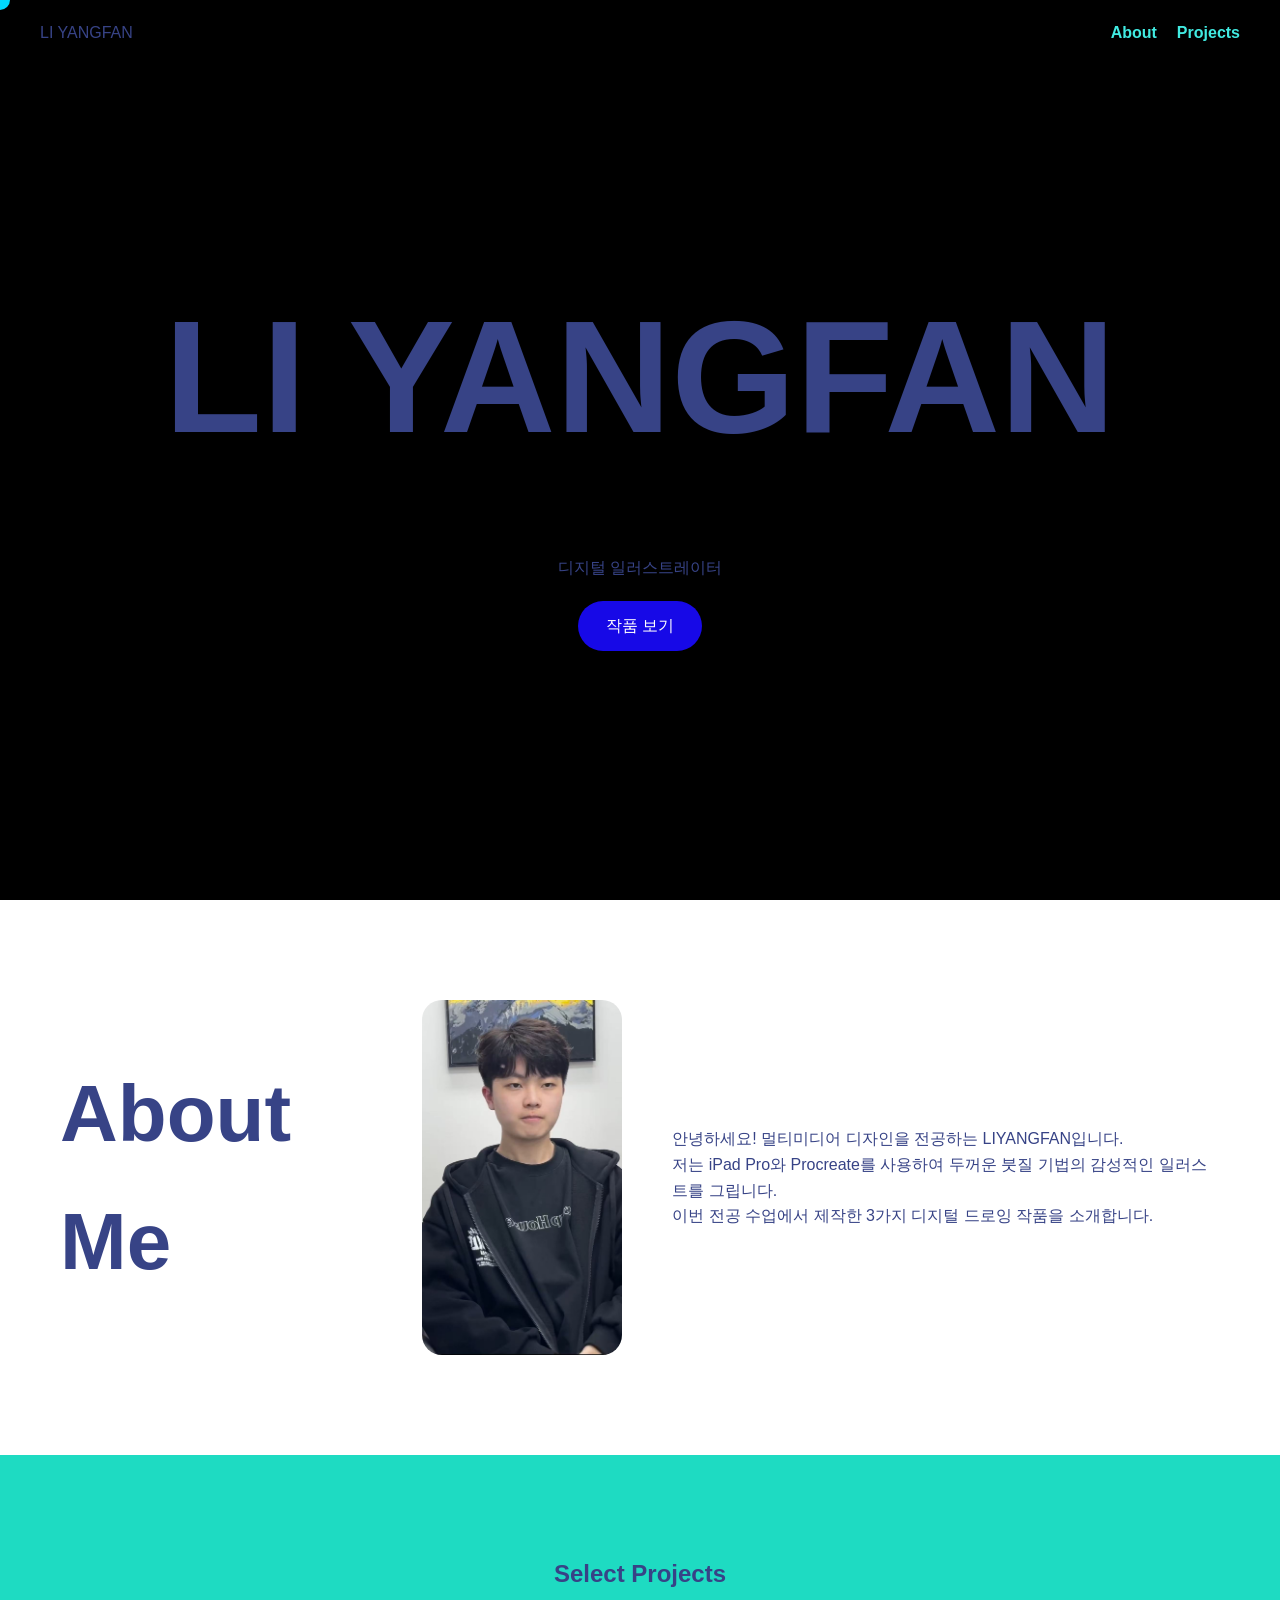
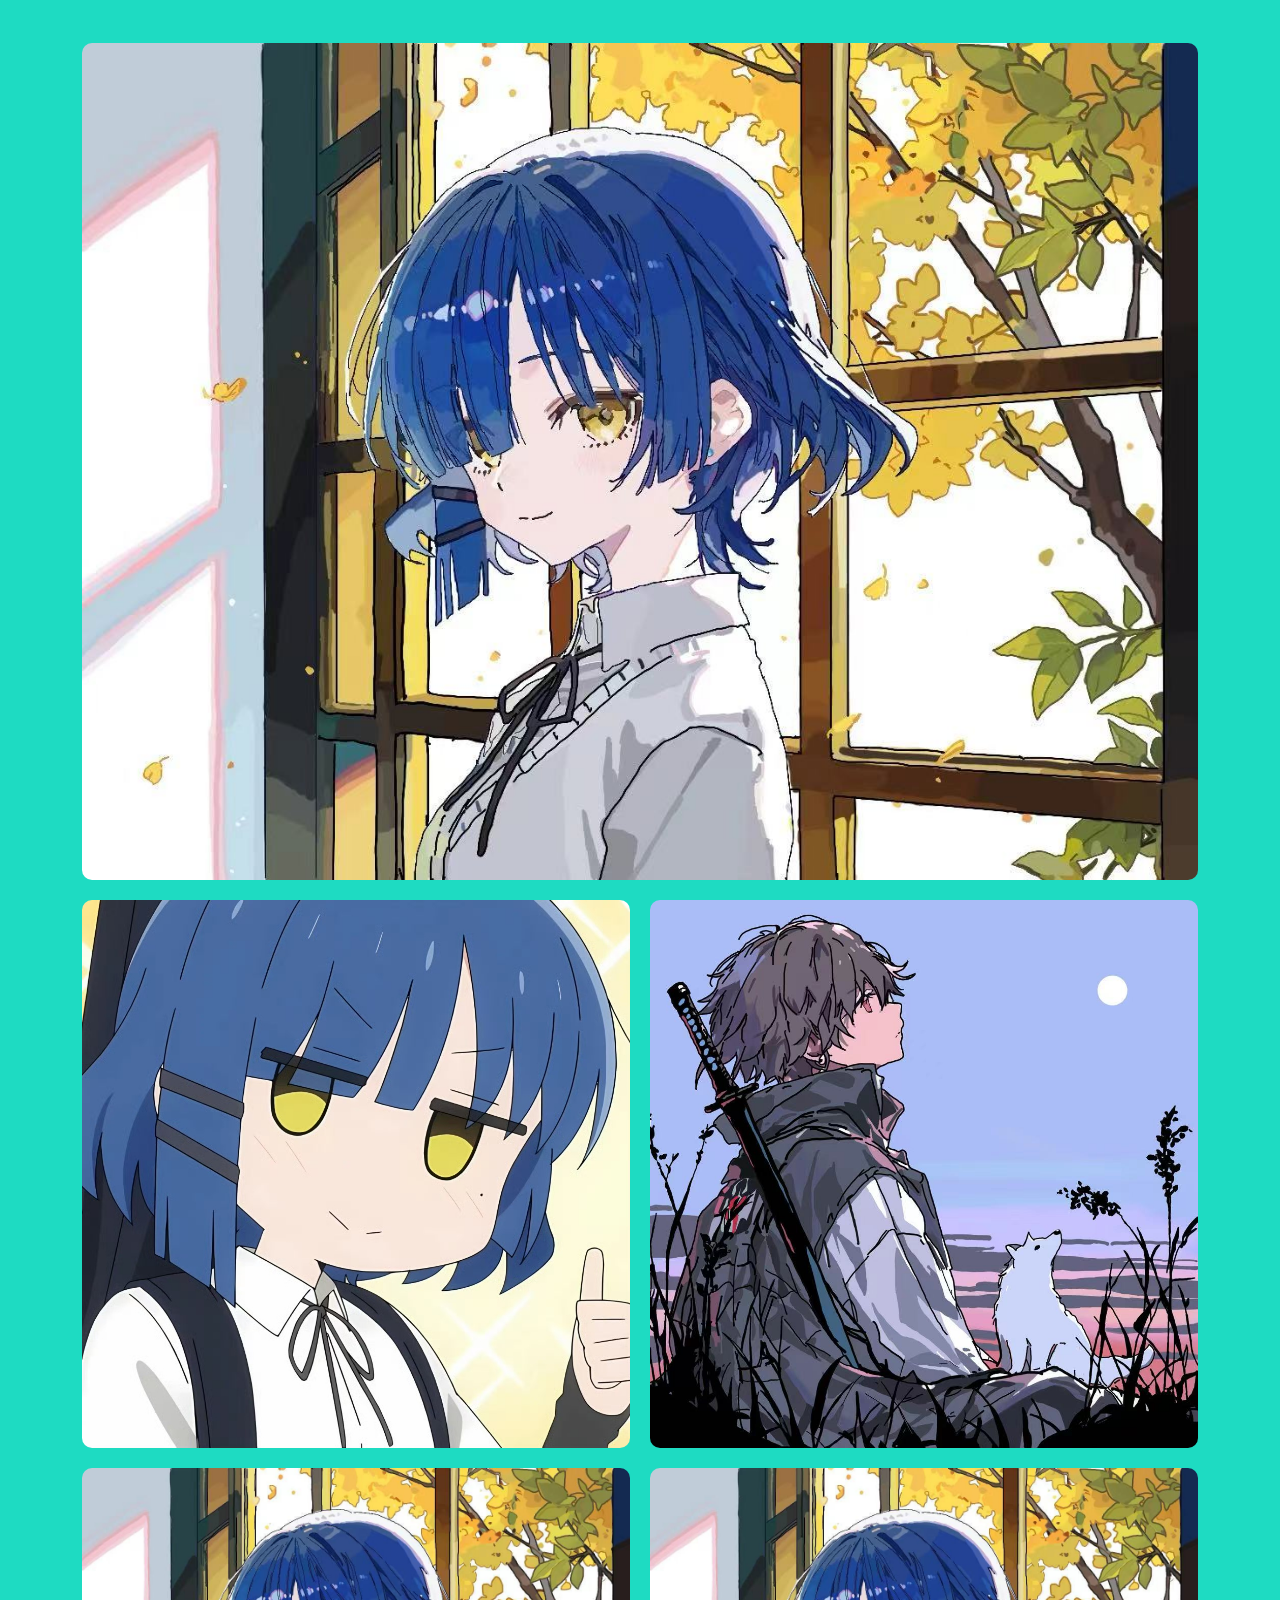
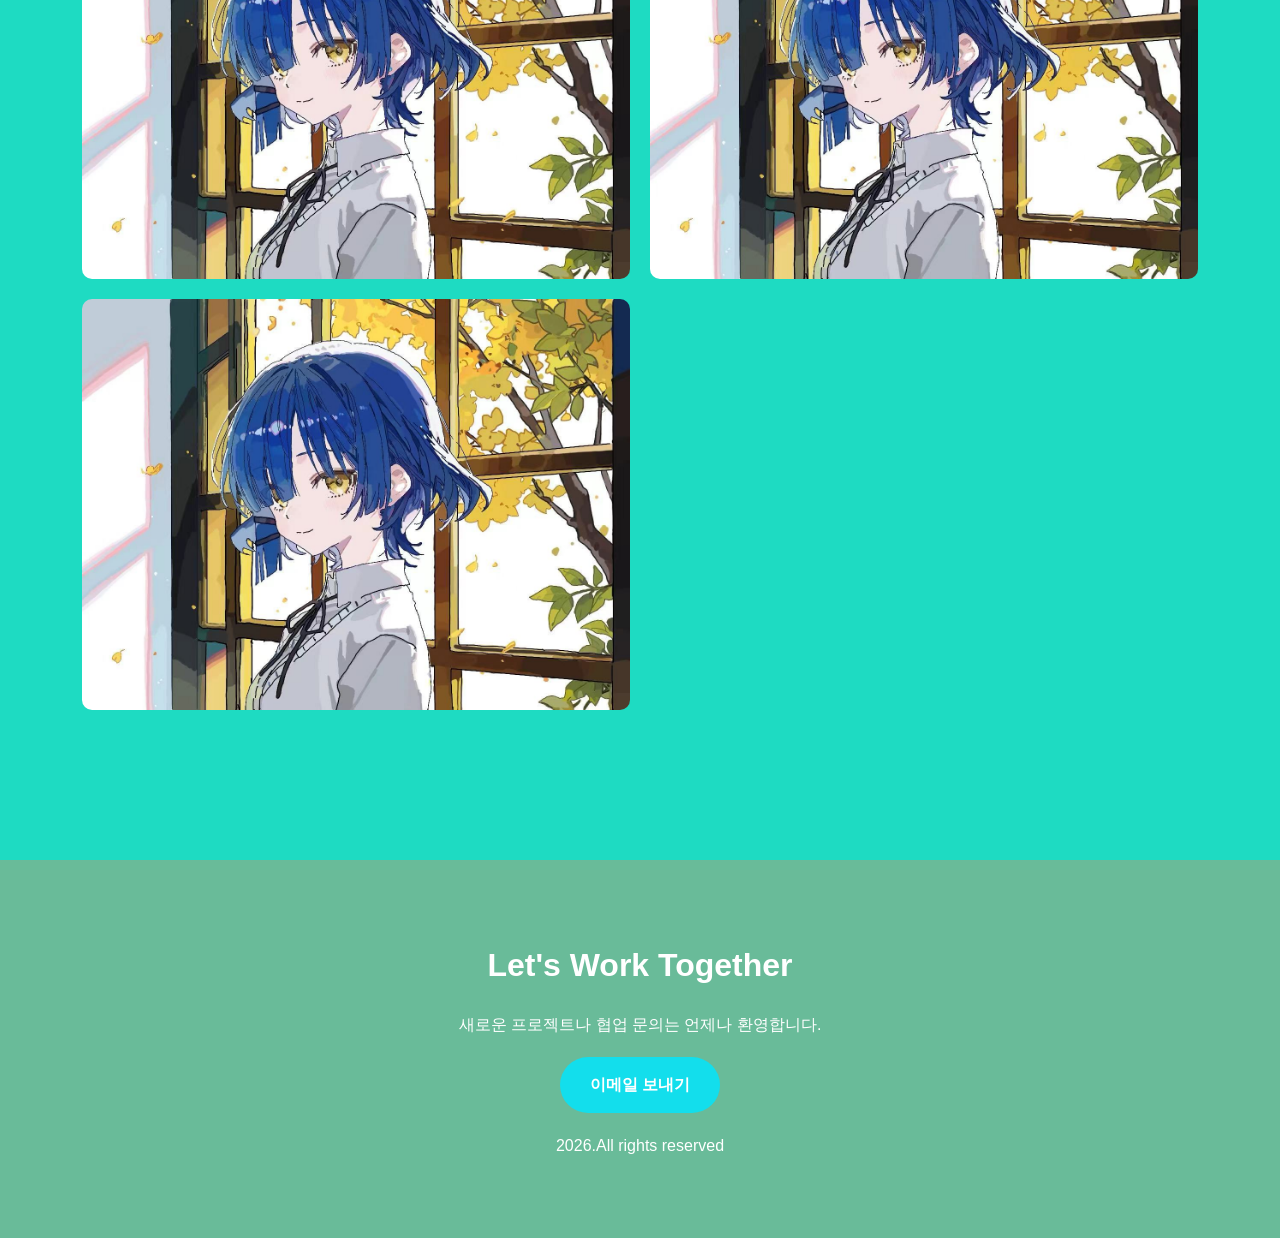
<file: index.html>
<!DOCTYPE html>
<html lang="en">
<head>
    <link rel="stylesheet" href="style.css">
    <meta charset="UTF-8">
    <meta name="viewport" content="width=device-width, initial-scale=1.0">
    <title>LI YANGFAN</title>
</head>
<body>
    <nav id="navbar">
        <div class="logo">LI YANGFAN</div>
        <ul>
            <li><a href="#about">About</a></li>
            <li><a href="#projects">Projects</a></li>
        </ul>
    </nav>

    <header id="hero">
        <h1>LI YANGFAN</h1>
        <p>디지털 일러스트레이터</p>
        <a href="#projects" class="hero-btn">작품 보기</a>
    </header>

    <section id="about">
        <h2>About Me</h2>
        <img src="images/profile.jpg" alt="프로필 사진">
        <p>안녕하세요! 멀티미디어 디자인을 전공하는 LIYANGFAN입니다.<br>
        저는 iPad Pro와 Procreate를 사용하여 두꺼운 붓질 기법의 감성적인 일러스트를 그립니다.<br>
        이번 전공 수업에서 제작한 3가지 디지털 드로잉 작품을 소개합니다.</p>
    </section>

    <section id="projects">
        <h2>Select Projects</h2>
        <ul id="project-list">
           
        </ul>
    </section>

    

    <footer id="contact">
        <h2>Let's Work Together</h2>
        <p>새로운 프로젝트나 협업 문의는 언제나 환영합니다.</p>
        <a href="892215503@qq.com">이메일 보내기</a>
        <p>2026.All rights reserved</p>
    </footer>

    <a href="#hero" class="back-to-top-btn">⬆ TOP</a>
<div class="custom-cursor"></div>
    <script src="script.js"></script>
</body>
</html>
</file>
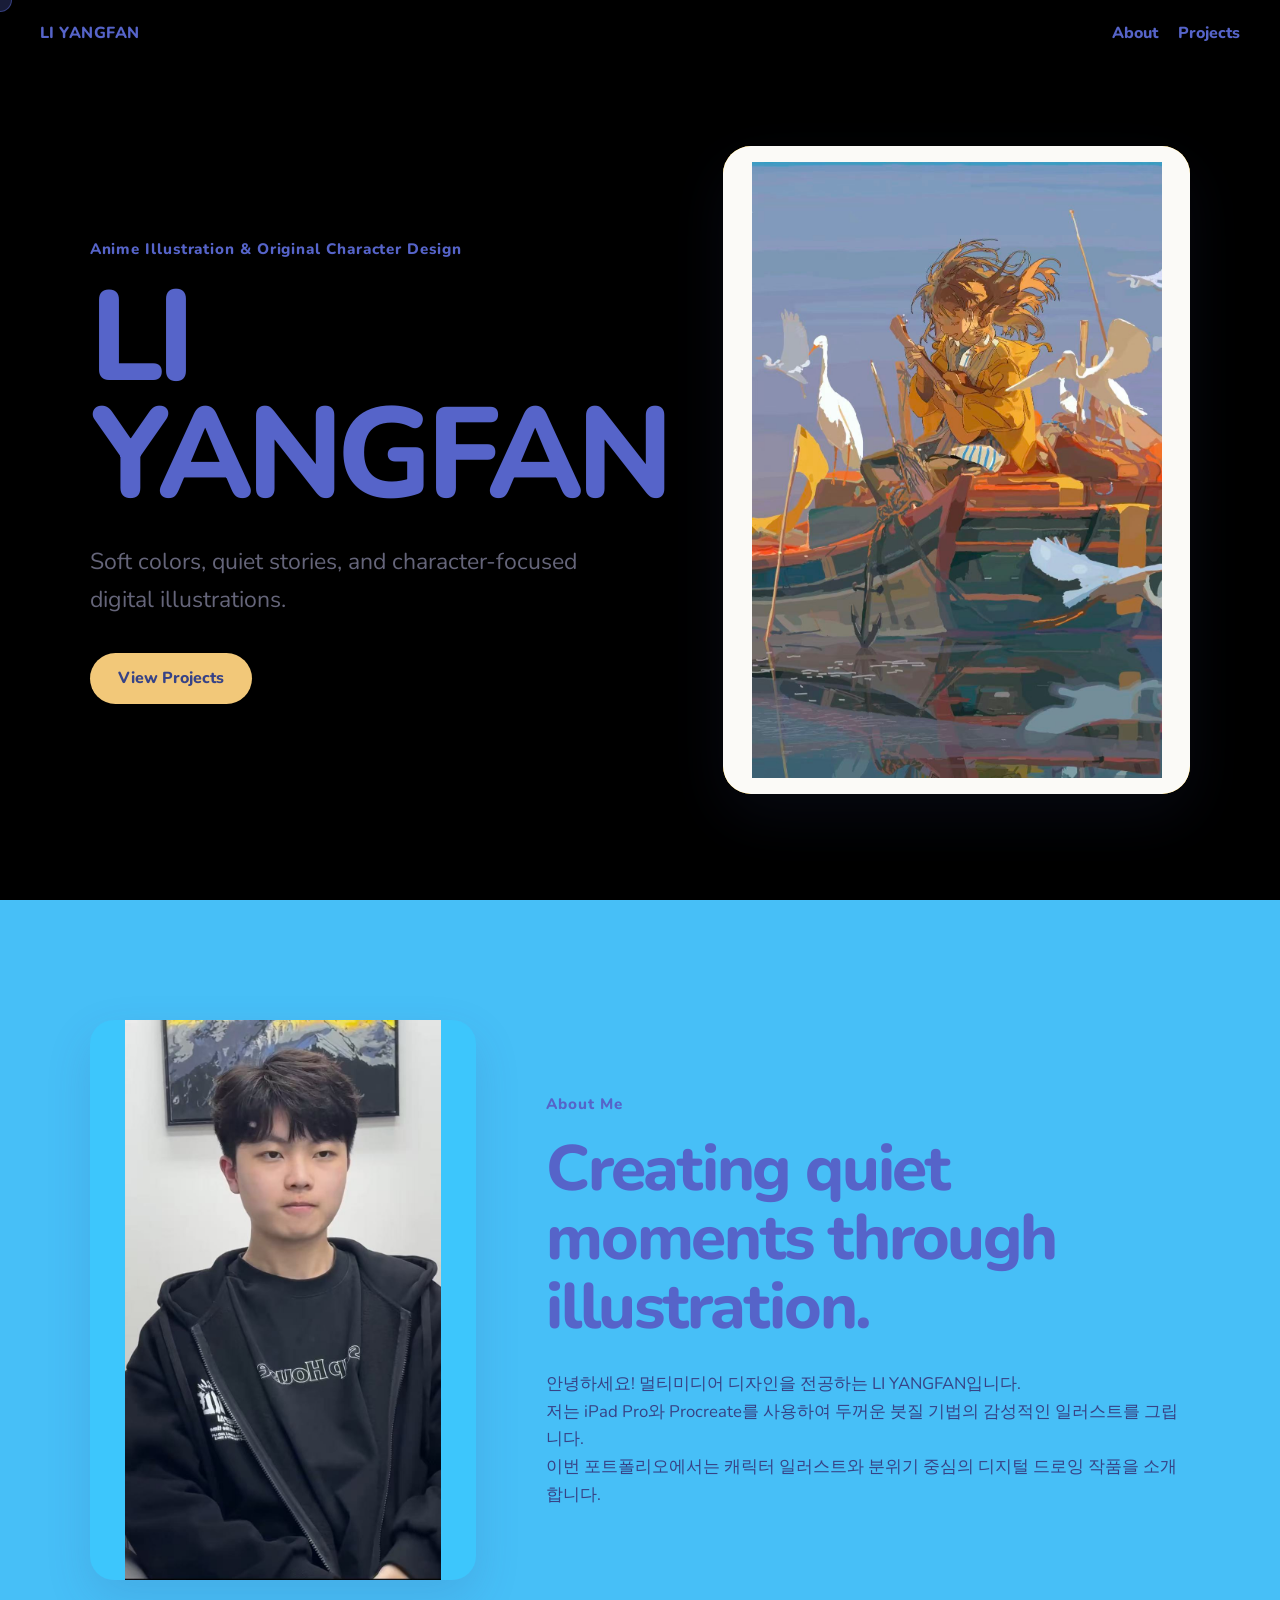
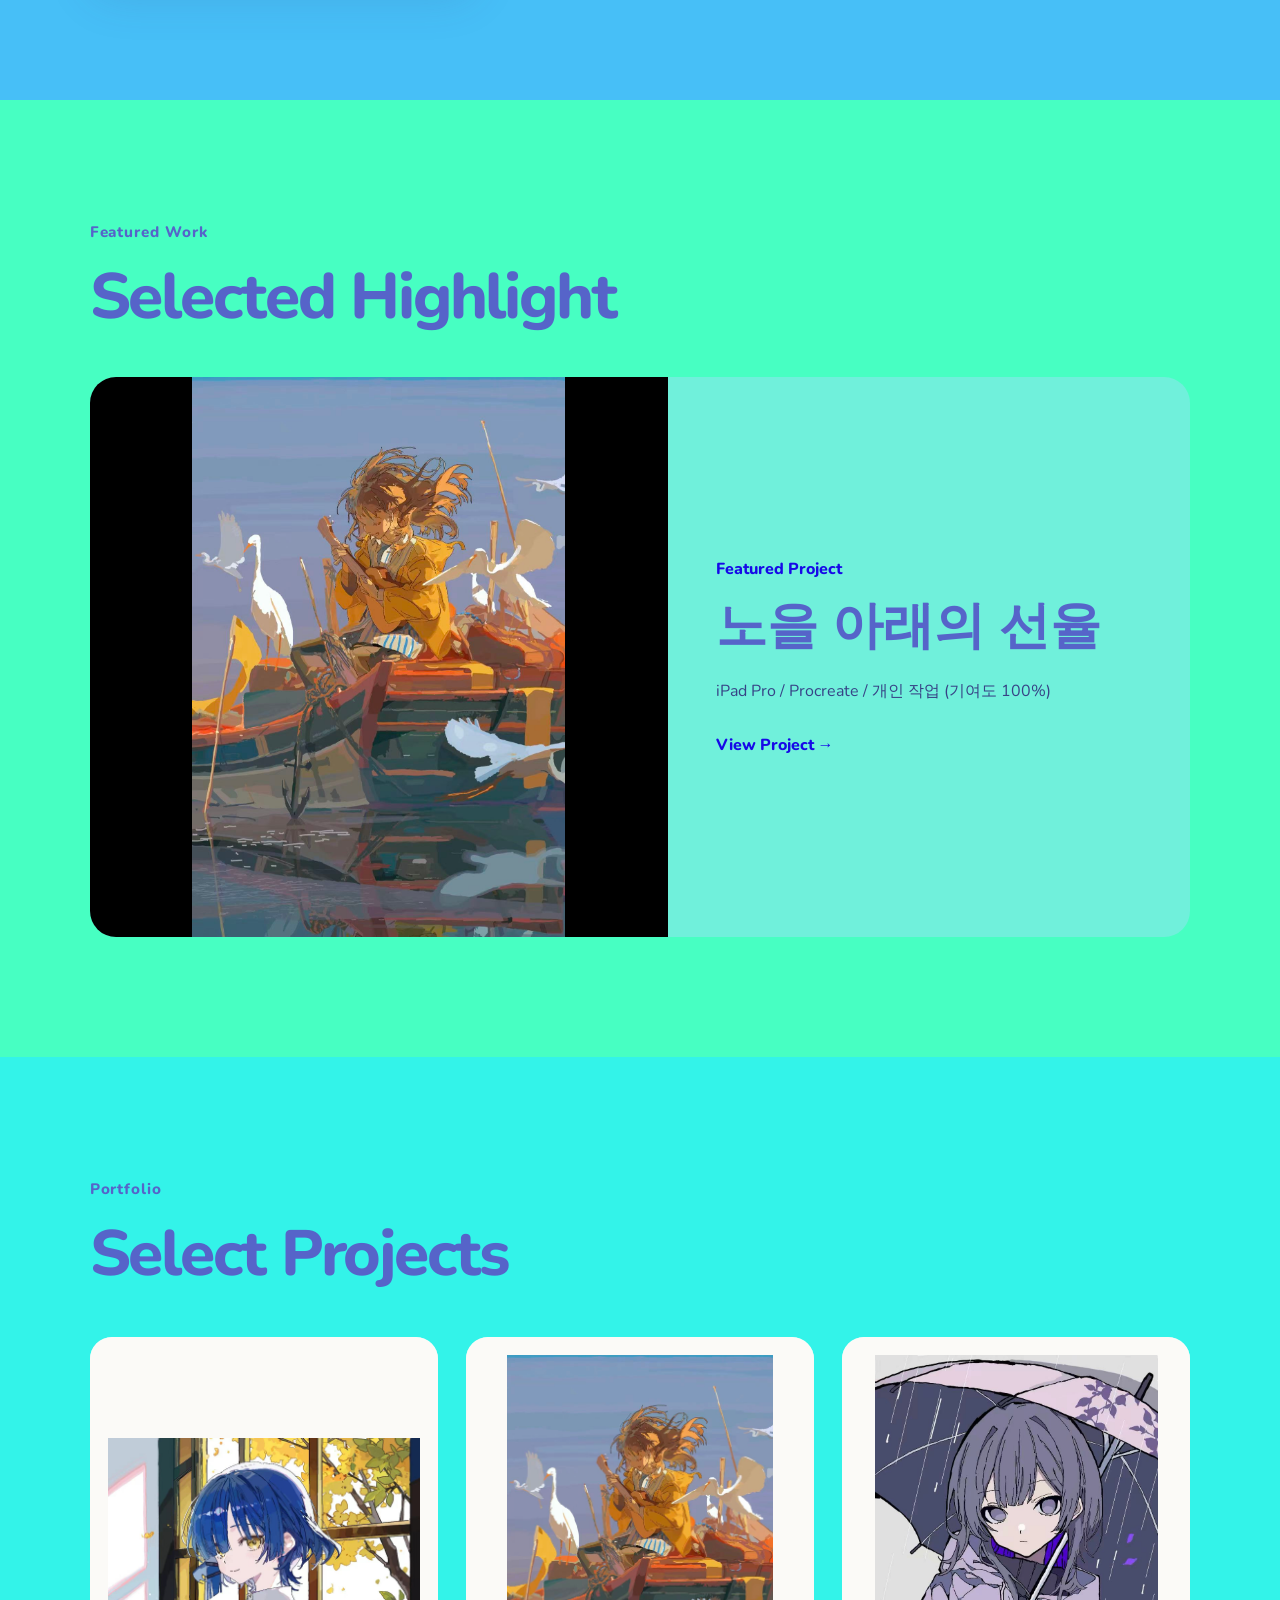
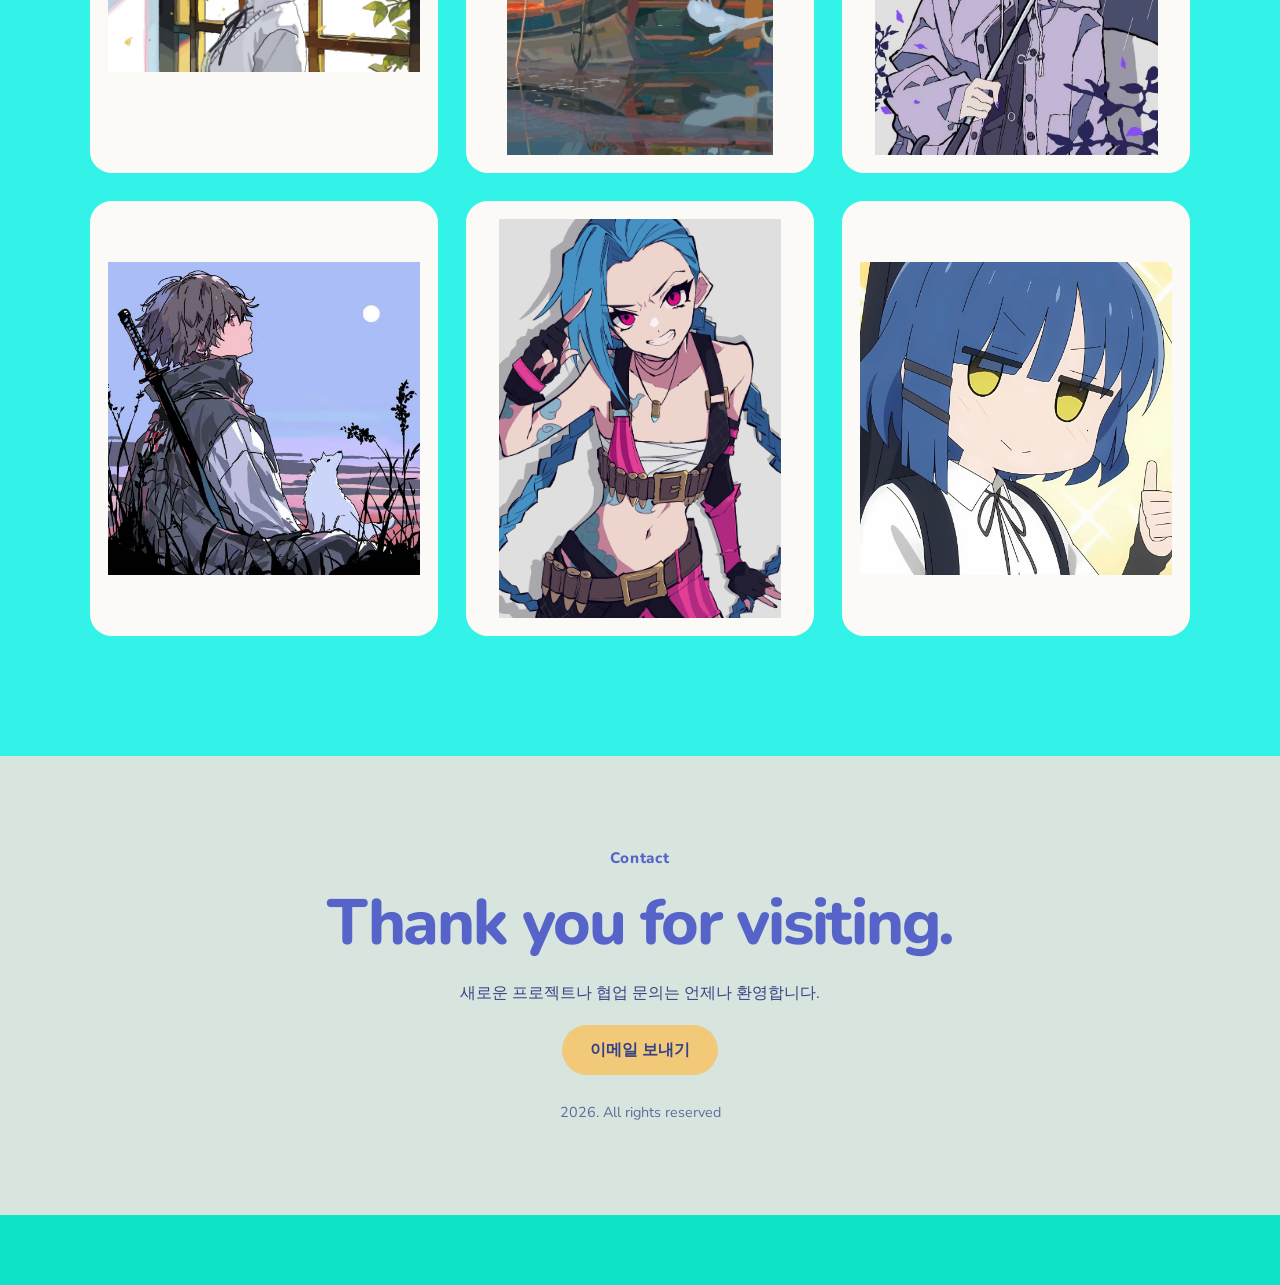
<file: LI YANGFAN/index.html>
<!DOCTYPE html>
<html lang="ko">
<head>
    <meta charset="UTF-8">
    <meta name="viewport" content="width=device-width, initial-scale=1.0">
    <link rel="stylesheet" href="style.css">
    <title>LI YANGFAN</title>
</head>
<body>
    <nav id="navbar">
        <div class="logo">LI YANGFAN</div>
        <ul>
            <li><a href="#about">About</a></li>
            <li><a href="#projects">Projects</a></li>
        </ul>
    </nav>

    <header id="hero">
        <div class="hero-content">
            <p class="hero-tag">Anime Illustration & Original Character Design</p>
            <h1 class="hero-title">LI<br>YANGFAN</h1>
            <p class="hero-desc">Soft colors, quiet stories, and character-focused digital illustrations.</p>
            <a href="#projects" class="hero-btn">View Projects</a>
        </div>
        <div class="hero-visual">
            <img src="images/project4.jpg" alt="노을 아래의 선율 대표 이미지">
        </div>
    </header>

    <section id="about" class="reveal">
        <div class="about-image">
            <img src="images/profile.jpg" alt="프로필 사진">
        </div>
        <div class="about-text">
            <p class="section-label">About Me</p>
            <h2>Creating quiet moments through illustration.</h2>
            <p>
                안녕하세요! 멀티미디어 디자인을 전공하는 LI YANGFAN입니다.<br>
                저는 iPad Pro와 Procreate를 사용하여 두꺼운 붓질 기법의 감성적인 일러스트를 그립니다.<br>
                이번 포트폴리오에서는 캐릭터 일러스트와 분위기 중심의 디지털 드로잉 작품을 소개합니다.
            </p>
        </div>
    </section>

    <section id="featured" class="reveal">
        <p class="section-label">Featured Work</p>
        <h2>Selected Highlight</h2>
        <div id="featured-project"></div>
    </section>

    <section id="projects" class="reveal">
        <p class="section-label">Portfolio</p>
        <h2>Select Projects</h2>
        <ul id="project-list"></ul>
    </section>

    <footer id="contact" class="reveal">
        <p class="section-label">Contact</p>
        <h2>Thank you for visiting.</h2>
        <p>새로운 프로젝트나 협업 문의는 언제나 환영합니다.</p>
        <a href="mailto:892215503@qq.com">이메일 보내기</a>
        <p class="copyright">2026. All rights reserved</p>
    </footer>

    <a href="#hero" class="back-to-top-btn">TOP</a>
    <div class="custom-cursor"></div>

    <script src="script.js"></script>
</body>
</html>
</file>
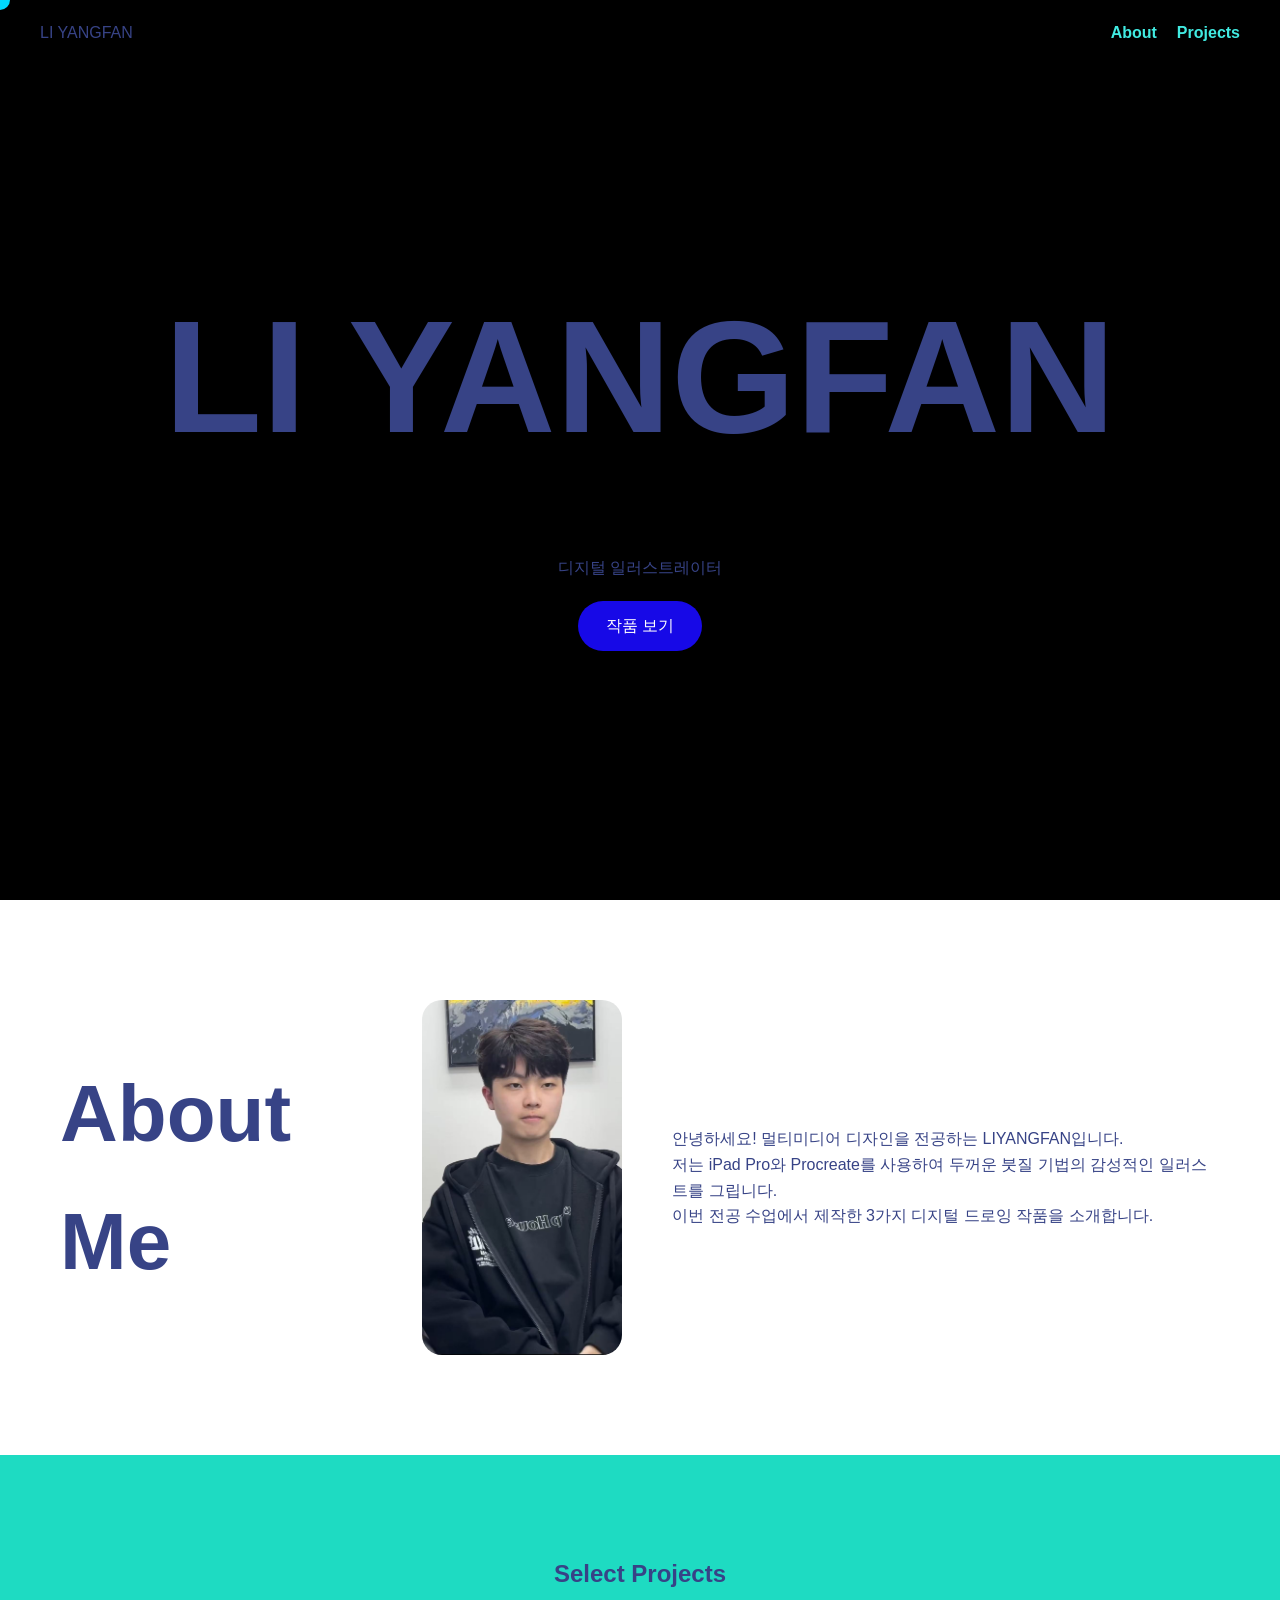
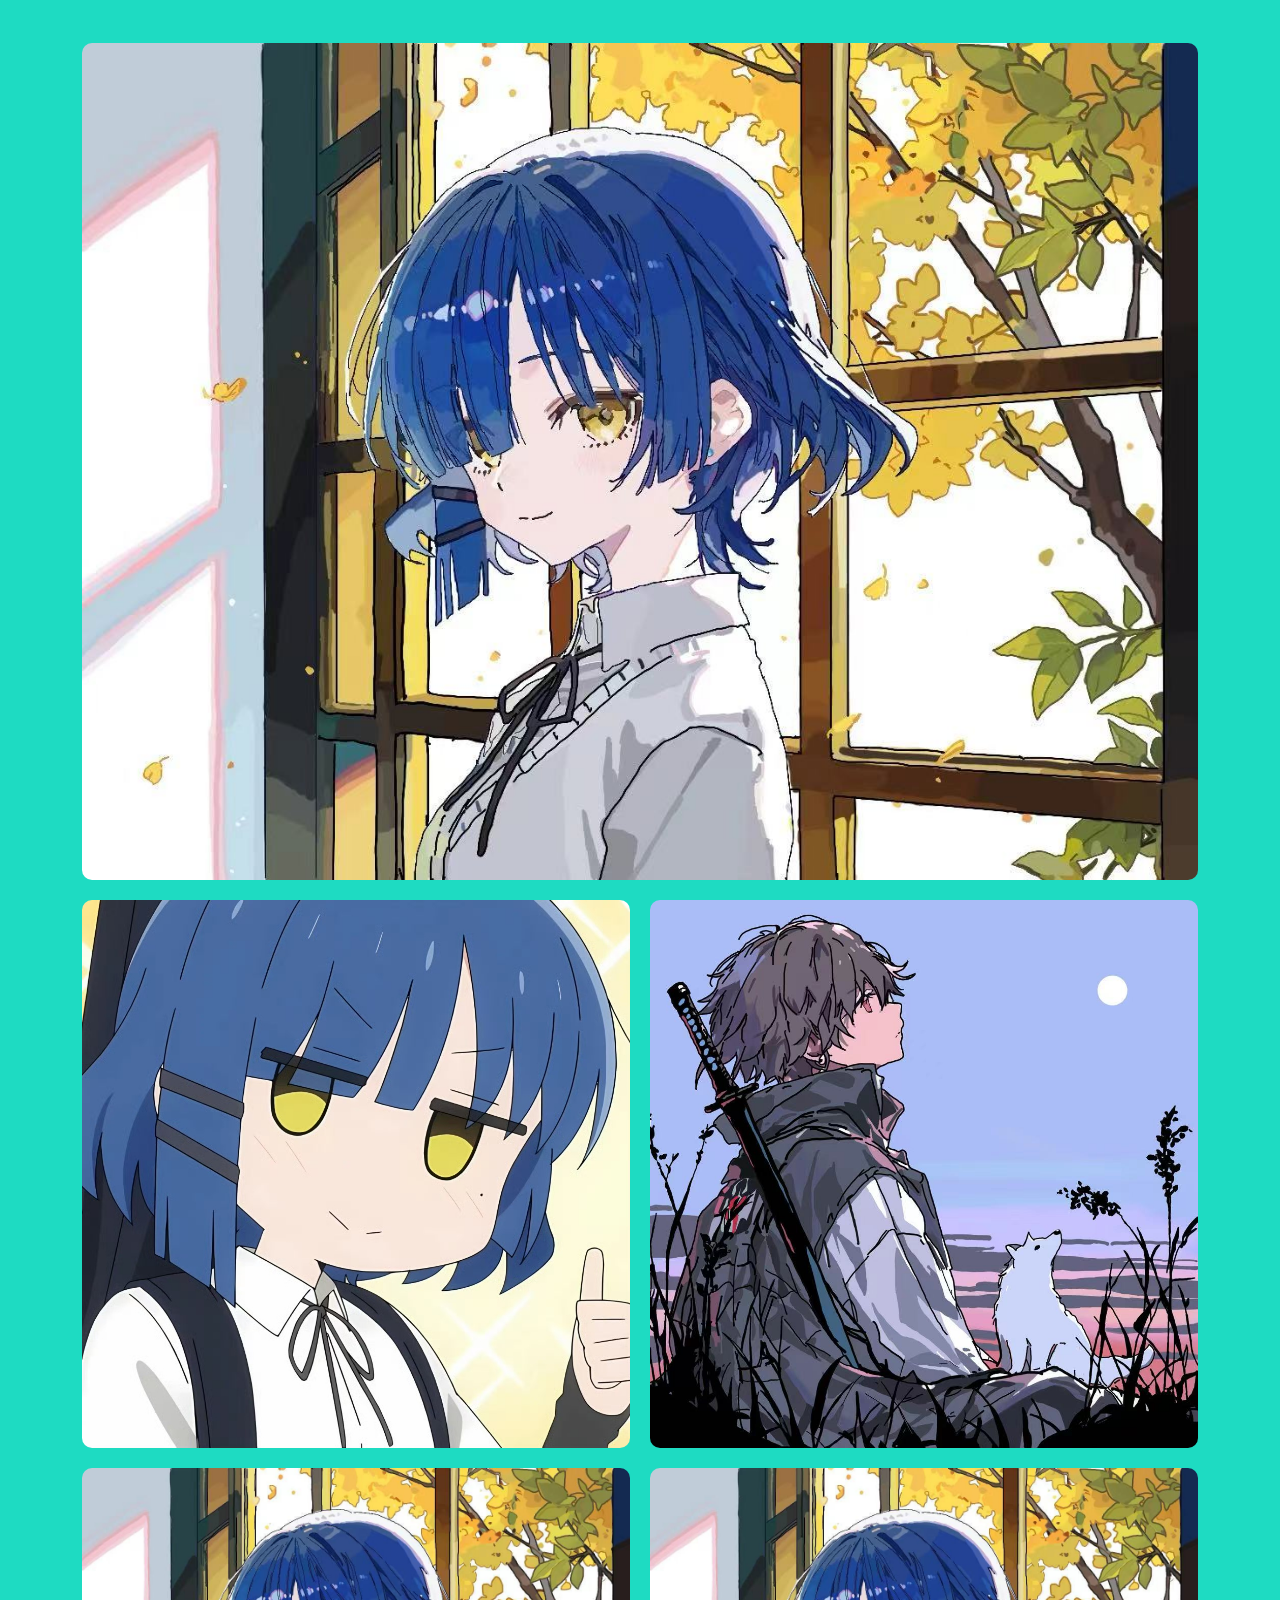
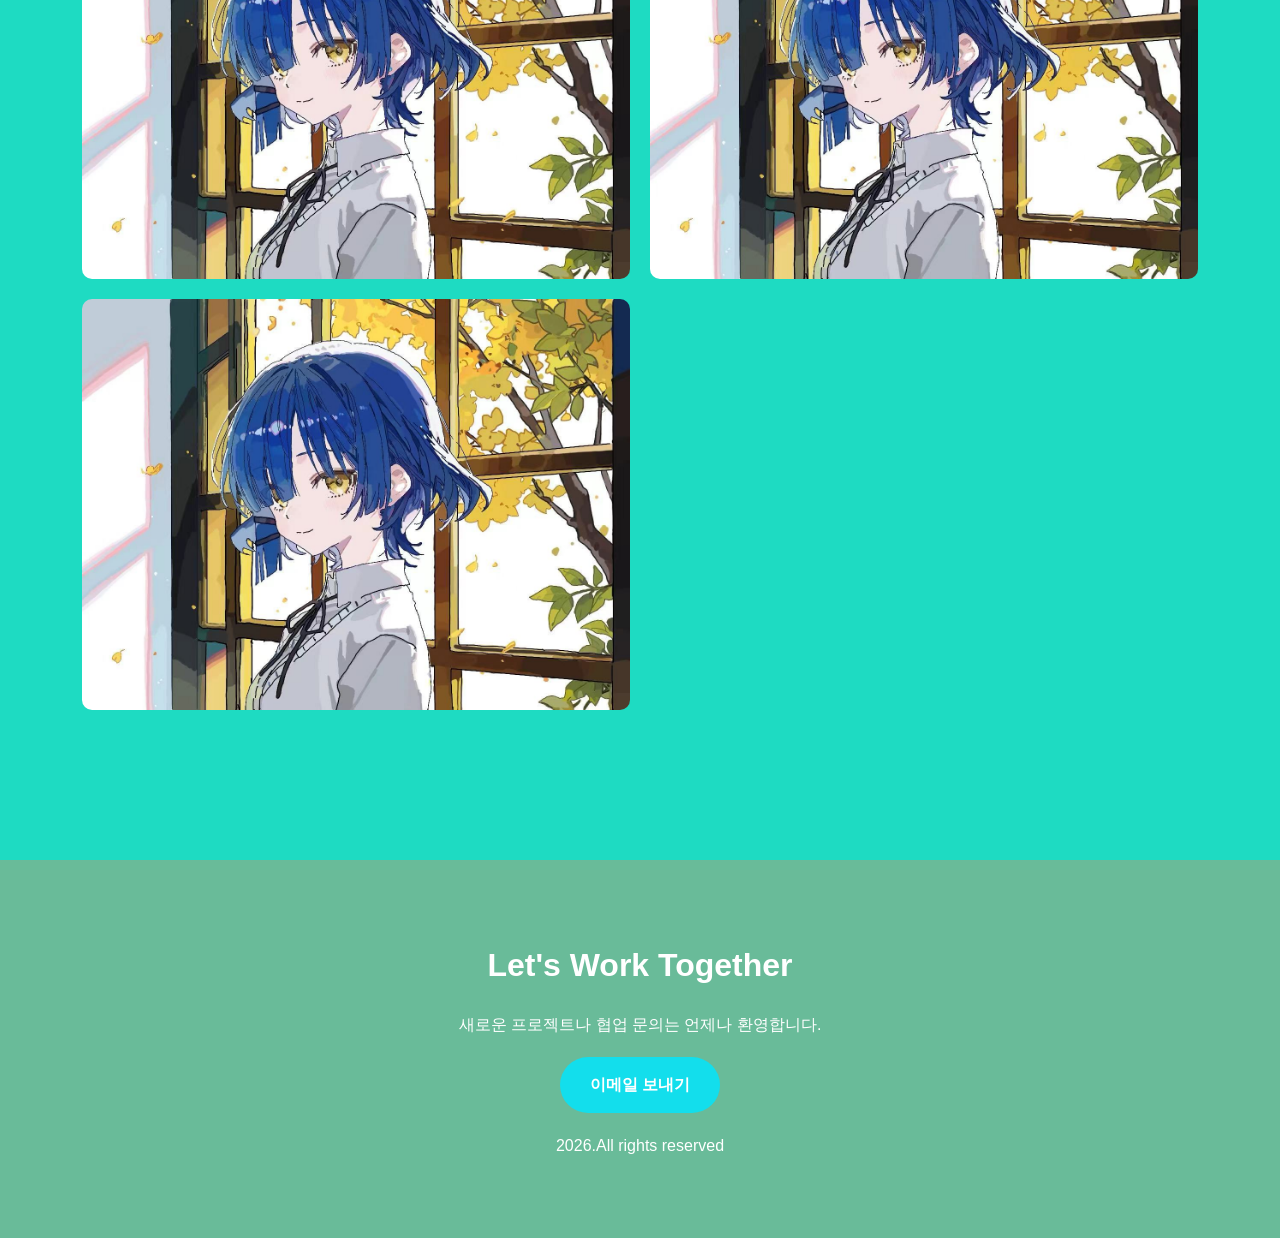
<file: project.html>
<!DOCTYPE html>
<html lang="ko">
<head>
    <meta charset="UTF-8">
    <meta name="viewport" content="width=device-width, initial-scale=1.0">
    <link rel="stylesheet" href="style.css">
    <title>Project — LI YANGFAN</title>
</head>
<body>
    <div class="custom-cursor"></div>

    <nav id="navbar">
        <div class="logo">LI YANGFAN</div>
        <ul>
            <li><a href="index.html#about">About</a></li>
            <li><a href="index.html#projects">Projects</a></li>
        </ul>
    </nav>

    <main id="project-detail">
        <a href="index.html#projects" class="back-link">← 전체 프로젝트</a>
        <h1 id="detail-title"></h1>
        <p id="detail-role"></p>
        <div id="detail-images"></div>
        <p id="detail-description"></p>
    </main>

    <footer id="contact">
        <h2>Let's Work Together</h2>
        <p>새로운 프로젝트나 협업 문의는 언제나 환영합니다.</p>
        <a href="mailto:892215503@qq.com">이메일 보내기</a>
        <p>2026. All rights reserved</p>
    </footer>

    <a href="#hero" class="back-to-top-btn">⬆ TOP</a>

    <script src="project.js"></script>
</body>
</html>
</file>
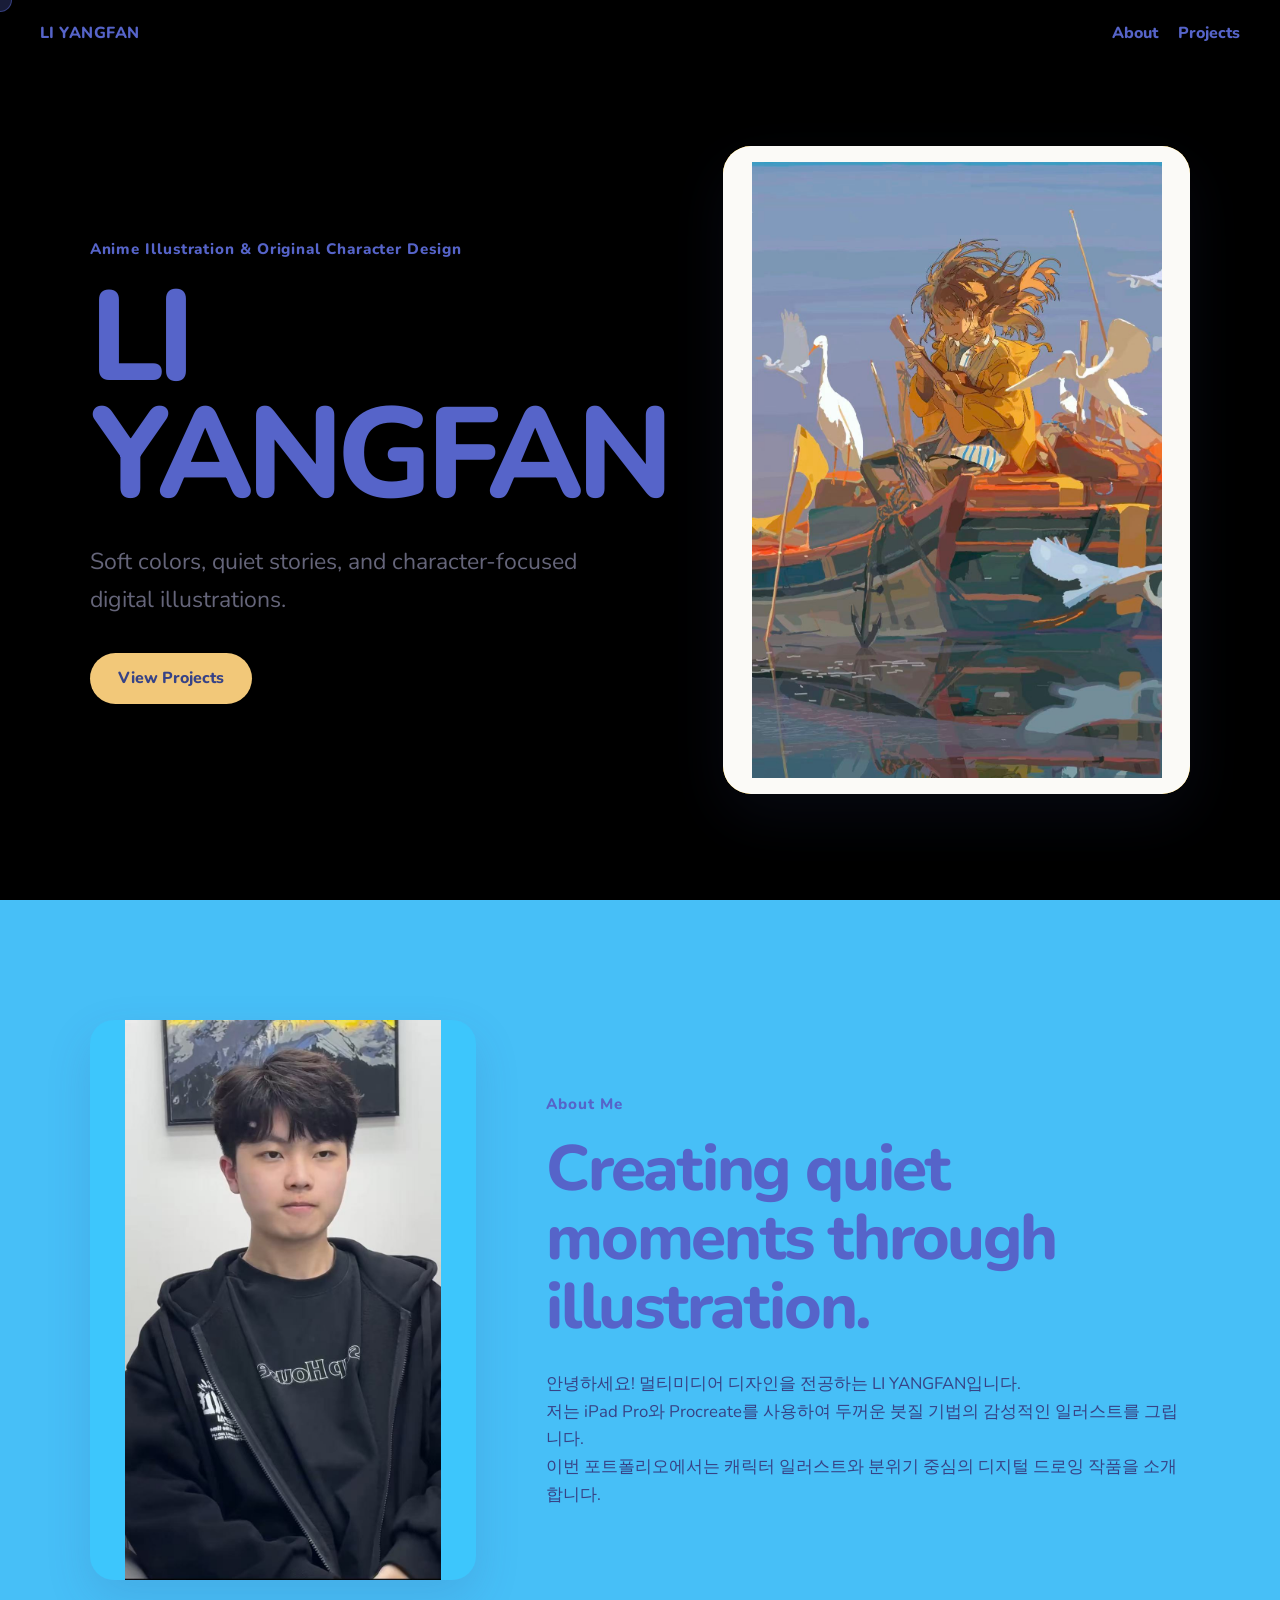
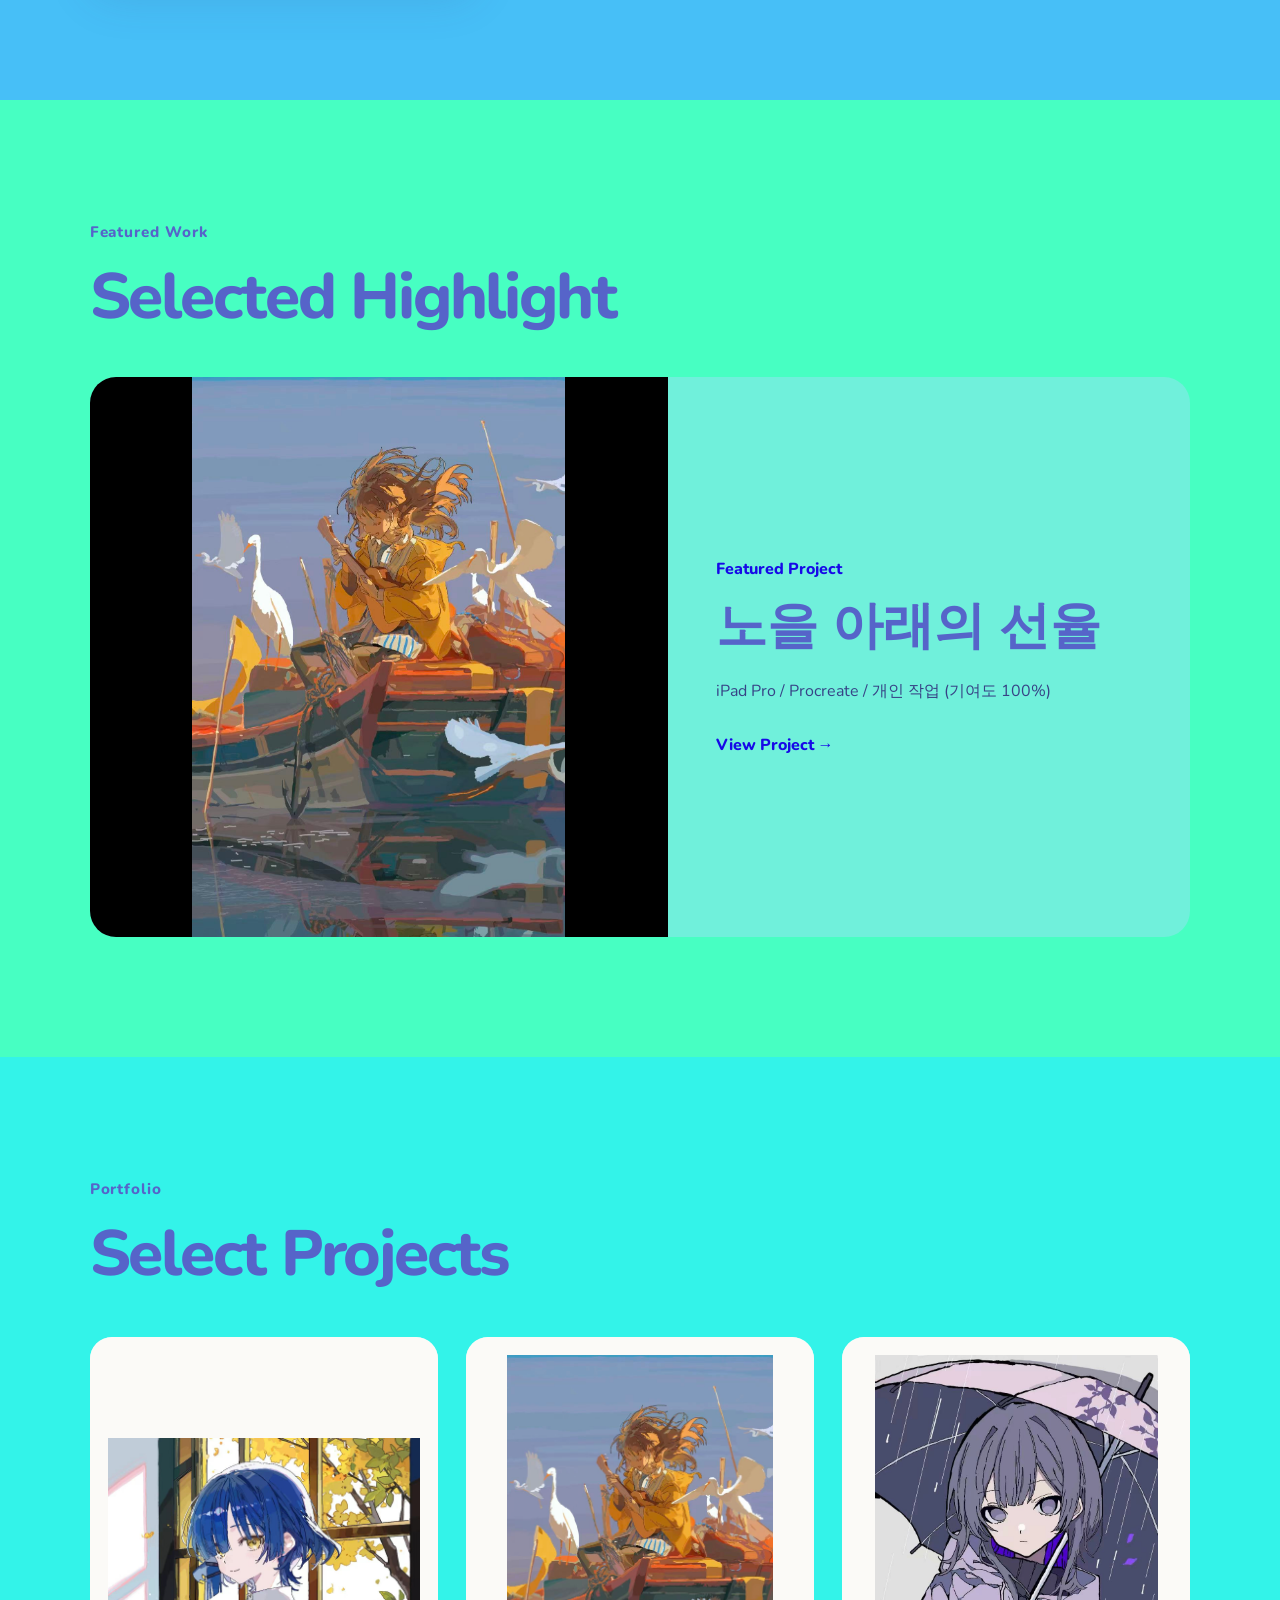
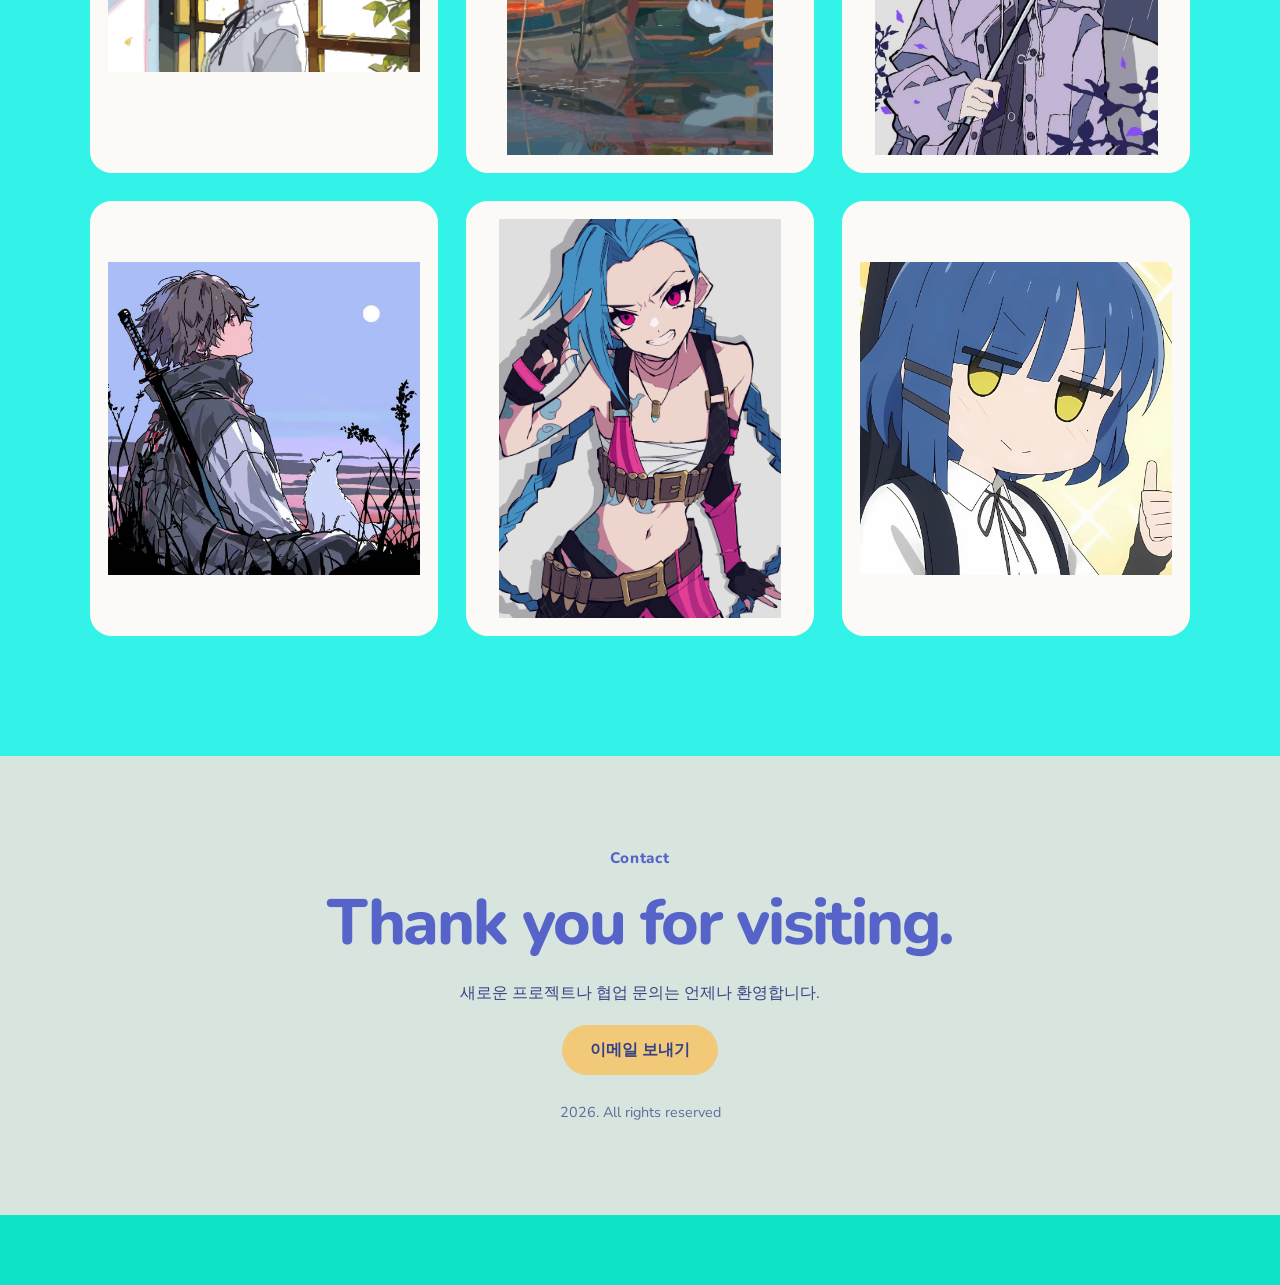
<file: LI YANGFAN/project.html>
<!DOCTYPE html>
<html lang="ko">
<head>
    <meta charset="UTF-8">
    <meta name="viewport" content="width=device-width, initial-scale=1.0">
    <link rel="stylesheet" href="style.css">
    <title>Project — LI YANGFAN</title>
</head>
<body>
    <div class="custom-cursor"></div>

    <nav id="navbar">
        <div class="logo">LI YANGFAN</div>
        <ul>
            <li><a href="index.html#about">About</a></li>
            <li><a href="index.html#projects">Projects</a></li>
        </ul>
    </nav>

    <main id="project-detail">
        <a href="index.html#projects" class="back-link">← 전체 프로젝트</a>
        <h1 id="detail-title"></h1>
        <p id="detail-role"></p>
        <div id="detail-images"></div>
        <p id="detail-description"></p>
    </main>

    <footer id="contact">
        <p class="section-label">Contact</p>
        <h2>Thank you for visiting.</h2>
        <p>새로운 프로젝트나 협업 문의는 언제나 환영합니다.</p>
        <a href="mailto:892215503@qq.com">이메일 보내기</a>
        <p class="copyright">2026. All rights reserved</p>
    </footer>

    <a href="#project-detail" class="back-to-top-btn">TOP</a>

    <script src="project.js"></script>
</body>
</html>
</file>
<file: style.css>
/* style.css */
* {
    margin: 0;
    padding: 0;
    box-sizing: border-box;
    /* 패딩과 테두리를 너비에 포함 (아주 중요!) */
}

body {
    font-family: 'Pretendard', sans-serif;
    /* 깔끔한 기본 폰트 적용 */
    color: #374386;
    line-height: 1.6;
    cursor: none; 
}

#hero {
    height: 100vh;
    /* 화면 높이의 100% */
    background-color: #000000;
    display: flex;
    /* 플렉스박스 시작! */
    flex-direction: column;
    /* 내용물을 위에서 아래로(세로) 배치 */
    justify-content: center;
    /* 세로 기준 중앙 정렬 */
    align-items: center;
    /* 가로 기준 중앙 정렬 */
    text-align: center;
}

#hero h1 {
    font-size: 10rem;
    /* 3rem equals 3 times the root element's font size, usually translating to 
 (based on a default root) */
    margin-bottom: 50px;
    opacity: 0;
    animation: slideUpFade 1.5s cubic-bezier(0.2, 0.8, 0.2, 1) forwards;
}

#hero p {
/* 문단은 h1보다 0.3초 늦게 나타나게 지연(delay) 시키기 */
opacity: 0; /* 처음에 안 보이게 */
animation: slideUpFade 1.5s cubic-bezier(0.2, 0.8, 0.2, 1) 0.3s forwards;
}

#about {
    padding: 100px 20px;
    display: flex;
    /* 사진과 글을 나란히 배치 */
    justify-content: center;
    /* 가운데로 모으기 */
    align-items: center;
    gap: 50px;
    /* 사진과 글 사이의 간격 */
    max-width: 1200px;
    /* 너무 넓어지지 않게 제한 */
    margin: 0 auto;
    /* 화면 중앙에 위치시키기 */
}

#about h2 {
    font-size: 5rem;
}

#about img {
    width: 200px;
    border-radius: 20px;
    /* 이미지 모서리 둥글게 */
}

#projects {
    padding: 100px 20px;
    background-color: #1edbc2;
    text-align: center;
}

#projects ul {
    display: grid;
    grid-template-columns: repeat(auto-fit, minmax(400px, 1fr));
    gap: 20px;
    list-style: none;
    max-width: 90%;
    margin: 50px auto;
}

#projects li {
    background-color: transparent;
    padding: 0;
    border-radius: 10px;
    display: block;
    transition: transform 0.4s ease, box-shadow 0.4s ease;
    overflow: hidden;
    position: relative;
}

#projects li a {
    display: block;
    width: 100%;
    text-decoration: none;
    position: relative;
}

#projects li a img {
    display: block;
    width: 100%;
    height: auto;
    transition: transform 0.5s ease;
}

#projects li:hover a img {
    transform: scale(1.03);
}

.card-overlay {
    position: absolute;
    top: 0;
    left: 0;
    width: 100%;
    height: 100%;
    background: rgba(0, 0, 0, 0);
    display: flex;
    align-items: flex-end;
    padding: 20px;
    transition: background 0.35s ease;
    pointer-events: none;
}

#projects li:hover .card-overlay {
    background: rgba(0, 0, 0, 0.55);
}

.card-overlay h3 {
    color: white;
    font-size: 1.2rem;
    margin: 0;
    opacity: 0;
    transform: translateY(10px);
    transition: opacity 0.35s ease, transform 0.35s ease;
}

#projects li:hover .card-overlay h3 {
    opacity: 1;
    transform: translateY(0);
}

#projects li:hover {
    transform: translateY(-8px);
    box-shadow: 0 15px 30px rgba(0, 0, 0, 0.15);
}


#projects li.featured {
    grid-column: span 2;
    grid-row: span 2;
}


#projects li.featured a {
    display: flex;
    height: 100%;
}

#projects li.featured a img {
    height: 100%;
    min-height: 400px;
    object-fit: cover;
}


#contact {
    background-color: #69bb99;
    /* 아주 진한 회색 배경으로 끝맺음 강조 */
    color: #fff;
    /* 배경이 어두우니 글씨는 하얗게 */
    padding: 80px 20px;
    text-align: center;
    /* 모든 내용물 가운데 정렬 */
    display: flex;
    /* 요소들을 세로로 정렬하기 위해 flex 사용 */
    flex-direction: column;
    align-items: center;
    gap: 20px;
    /* 제목, 글, 버튼 사이의 간격 */
}

#contact h2 {
    font-size: 2rem;
}

#contact a {
    display: inline-block;
    background-color: #13deec;
    /* 파란색 버튼 */
    color: white;
    text-decoration: none;
    /* 링크의 기본 밑줄 제거 */
    padding: 15px 30px;
    border-radius: 30px;
    /* 버튼 모서리를 둥글게 */
    font-weight: bold;
    transition: background-color 0.3s;
    /* 마우스 올렸을 때 부드럽게 색 변하기 준비 */
}

#contact a:hover {
    background-color: #35fddc;
    /* 마우스를 올리면 더 진한 파란색으로 변경 */
}
.modal-overlay {
display: none; /* ★ 매우 중요: 평소에는 화면에서 완전히 숨김 
*/
position: fixed; /* 스크롤을 내려도 항상 화면에 고정 */
top: 0; 
left: 0; 
width: 100%; 
height: 100%;
background-color: rgba(0, 0, 0, 0.7); /* 반투명한 검은색 배
경 */
z-index: 999; /* 화면의 가장 맨 위층으로 끌어올림 */
justify-content: center; /* 내용물을 화면 정중앙에 배치 */
align-items: center;
}
.modal-overlay.show {
display: flex; /* none이었던 것을 flex로 바꿔서 보여줌 */
}
.modal-content {
background-color: #ffffff;
padding: 40px;
border-radius: 15px;
width: 90%;
max-width: 600px;
text-align: center;
box-shadow: 0 10px 30px rgba(0,0,0,0.5); /* 입체감을 위한 
그림자 */
}
/* --- 모달 배경 (검고 반투명하게 화면 전체 덮기) --- */
.modal-overlay {
display: none; /* ★ 핵심: 평소에는 화면에서 완전히 숨김! */
position: fixed;
top: 0;
left: 0;
width: 100%;
height: 100%;
background-color: rgba(0, 0, 0, 0.7); /* 반투명한 검은색 */
z-index: 999; /* 화면의 가장 맨 위로 끌어올림 */
justify-content: center; /* 내용물을 화면 정중앙에 배치 */
align-items: center;
}

/* --- 자바스크립트가 붙여줄 클래스 (이게 붙으면 나타남) --- */
.modal-overlay.show {
display: flex; /* none이었던 상태를 flex로 바꿔서 화면에 보여줌 */
}

/* --- 모달 내용물 하얀 박스 --- */
.modal-content {
background-color: #fff;
padding: 40px;
border-radius: 15px;
width: 90%;
max-width: 600px;
text-align: center;
position: relative;
}

.close-modal-btn {
margin-top: 20px;
padding: 10px 20px;
background-color: #ff4d4d;
color: white;
border: none;
border-radius: 5px;
cursor: pointer;
}

/* --- 모던 버튼 기본 스타일링 --- */
button {
background-color: #1709e7; /* 세련된 다크 그레이 배경 */
color: #e5e6e9; /* 하얀색 글씨 */
border: none; /* 못생긴 기본 테두리 제거 */
padding: 12px 24px; /* 버튼 안쪽 여백 (버튼을 통통하고 클릭하기 좋게) */
border-radius: 30px; /* 양끝을 알약처럼 둥글게 */
font-size: 16px;
font-weight: bold;
cursor: pointer; /* 마우스 올렸을 때 손가락 모양으로 변경 */
transition: all 0.3s ease; /* 마우스 올렸을 때 부드럽게 변하는 애니메이션 준비 */
}

/* --- 마우스를 올렸을 때(Hover)의 반응 --- */
button:hover {
background-color: #0056b3; /* 파란색으로 스르륵 변경 */
transform: translateY(-3px); /* 위로 살짝 떠오르는 효과! (학생들이 열광합니다) */
box-shadow: 0 5px 15px rgba(0, 0, 0, 0.2); /* 아래에 그림자 생성 */
}

/* --- 모달 닫기 버튼은 특별히 빨간색 계열로 --- */
.close-modal-btn {
background-color: #ff4d4d;
}
.close-modal-btn:hover {
background-color: #cc0000;
}
/* --- 새롭게 추가한 Navbar 기본 스타일 --- */
#navbar {
position: fixed; /* 화면 스크롤을 내려도 항상 상단에 고정 */
top: 0;
left: 0;
width: 100%;
padding: 20px 40px;
display: flex;
justify-content: space-between; /* 로고와 메뉴 양끝으로 벌리
기 */
align-items: center;
background-color: transparent; /* 평소에는 투명하게! */
z-index: 1000; /* 화면 가장 위로 끌어올리기 */
transition: all 0.3s ease; /* 부드러운 변화 준비 */
}
#navbar ul {
list-style: none;
display: flex;
gap: 20px;
}
#navbar a {
text-decoration: none;
color: #41ebe2;
font-weight: bold;
}
/* --- JS가 붙여줄 클래스 (스크롤이 내려갔을 때 변할 모습) --- */
#navbar.scrolled {
background-color: rgba(255, 255, 255, 0.911); /* 하얀색 반
투명 배경 생성 */
padding: 15px 40px; /* 메뉴 바가 살짝 얇아지는 효과 */
box-shadow: 0 2px 10px rgba(0, 0, 0, 0.1); /* 아래에 그림
자 생성 */
}

.back-to-top-btn {
    position: fixed;
    bottom: 30px;
    right: 30px;
    background-color: #00ffd5;
    color: rgb(86, 0, 126);
    width: 50px;
    height: 50px;
    border-radius: 50%;
    display: flex;
    align-items: center;
    justify-content: center;
    text-decoration: none;
    font-size: 14px;        
    font-weight: bold;
    opacity: 0;
    visibility: hidden;
    transition: all 0.3s ease;
    z-index: 999;
}

.back-to-top-btn.visible {
    opacity: 1;
    visibility: visible;
}

.back-to-top-btn:hover {
    background-color: #0056b3;
    transform: translateY(-3px);
}

.modal-detail-img {
    width: 100%;
    border-radius: 10px;
    margin: 15px 0;
}

.hero-btn {
    display: inline-block;
    background-color: #1709e7;
    color: white;
    text-decoration: none;
    padding: 12px 28px;
    border-radius: 30px;
    margin-top: 20px;
    transition: all 0.3s ease;
}

.hero-btn:hover {
    background-color: #0056b3;
    transform: translateY(-3px);
}
 
@@media (max-width: 768px) {
    #projects li.featured {
        grid-column: span 1;
        grid-row: span 1;
    }
}
@keyframes slideUpFade {
0% { 
opacity: 0; 
transform: translateY(40px); /* 40px 아래에서 시작 */
}
100% { 
opacity: 1; 
transform: translateY(0); /* 원래 자리로 */
}
}

.custom-cursor {
position: fixed; 
top: 0; 
left: 0;
width: 20px; 
height: 20px;
background-color: #00d9ff; /* 파란색 지정 */
border-radius: 50%; 
z-index: 10000; 
pointer-events: none; /* 클릭 방해 금지 */
transition: transform 0.3s ease, background-color 
0.3s ease;
transform: translate(-50%, -50%); 
}
#project-detail {
    max-width: 900px;
    margin: 0 auto;
    padding: 140px 20px 80px;
}

.back-link {
    display: inline-block;
    margin-bottom: 40px;
    color: #1709e7;
    text-decoration: none;
    font-weight: bold;
    transition: opacity 0.2s;
}

.back-link:hover {
    opacity: 0.7;
}

#detail-title {
    font-size: 2.4rem;
    font-weight: bold;
    color: #111;
    margin-bottom: 12px;
}

#detail-role {
    font-size: 1rem;
    color: #666;
    margin-bottom: 48px;
}

#detail-images {
    display: flex;
    flex-direction: column;
    gap: 20px;
    margin-bottom: 48px;
}

.detail-img {
    width: 100%;
    max-height: 600px;
    object-fit: contain;
    border-radius: 10px;
    background-color: #f4f4f4;
}

#detail-description {
    font-size: 1.05rem;
    line-height: 1.9;
    color: #333;
}

@media (max-width: 768px) {
    #project-detail {
        padding: 120px 16px 60px;
    }
    #detail-title {
        font-size: 1.7rem;
    }
}
</file>
<file: LI YANGFAN/style.css>
@import url("https://fonts.googleapis.com/css2?family=Nunito:wght@400;600;700;800;900&family=Quicksand:wght@400;600;700&display=swap");

* {
    margin: 0;
    padding: 0;
    box-sizing: border-box;
}

html {
    scroll-behavior: smooth;
}

body {
    font-family: "Nunito", "Quicksand", "SUIT", "LINE Seed Sans KR", "Avenir Next Rounded", "Segoe UI Rounded", "Pretendard", sans-serif;
    background: #0de2c6;
    color: #374386;
    line-height: 1.65;
    cursor: none;
}

a {
    color: inherit;
    text-decoration: none;
}

img {
    max-width: 100%;
    display: block;
}

#navbar {
    position: fixed;
    top: 0;
    left: 0;
    width: 100%;
    padding: 20px 40px;
    display: flex;
    justify-content: space-between;
    align-items: center;
    background-color: transparent;
    z-index: 1000;
    transition: all 0.3s ease;
}

.logo {
    font-weight: 800;
    letter-spacing: 0.03em;
    color: #5664c9;
}

#navbar ul {
    list-style: none;
    display: flex;
    gap: 20px;
}

#navbar a {
    text-decoration: none;
    color: #5664c9;
    font-weight: 800;
    transition: opacity 0.3s ease;
}

#navbar a:hover {
    opacity: 0.7;
}

#navbar.scrolled {
    background-color: rgba(0, 0, 0, 0.92);
    padding: 15px 40px;
    box-shadow: 0 2px 10px rgba(0, 0, 0, 0.1);
}

#hero {
    min-height: 100vh;
    padding: 120px 7% 80px;
    display: grid;
    grid-template-columns: 0.9fr 1.1fr;
    align-items: center;
    gap: 56px;
    background: #000000;
    color: #374386;
    overflow: hidden;
}

.hero-content {
    opacity: 0;
    transform: translateY(40px);
    animation: slideUpFade 1.4s cubic-bezier(0.2, 0.8, 0.2, 1) forwards;
}

.hero-tag,
.section-label {
    color: #5664c9;
    font-size: 0.95rem;
    font-weight: 800;
    letter-spacing: 0.06em;
    margin-bottom: 18px;
}

.hero-title {
    font-size: clamp(4.4rem, 10vw, 9.5rem);
    line-height: 0.92;
    letter-spacing: -0.045em;
    font-weight: 800;
    margin-bottom: 28px;
    color: #5664c9;
}

.hero-desc {
    max-width: 520px;
    font-size: clamp(1.08rem, 1.8vw, 1.45rem);
    color: #65657a;
    margin-bottom: 34px;
}

.hero-btn,
#contact a {
    display: inline-block;
    background-color: #F2C879;
    color: #374386;
    text-decoration: none;
    padding: 12px 28px;
    border-radius: 30px;
    font-weight: 800;
    transition: all 0.3s ease;
}

.hero-btn:hover,
#contact a:hover {
    background-color: #E8B75F;
    transform: translateY(-3px);
}

.hero-visual {
    border-radius: 28px;
    overflow: hidden;
    background: #ffbf00;
    box-shadow: 0 22px 60px rgba(55, 67, 134, 0.13);
    animation: floatImage 5s ease-in-out infinite;
}

.hero-visual img {
    width: 100%;
    height: min(72vh, 720px);
    object-fit: contain;
    background: #FBFAF7;
    padding: 16px;
}

#about {
    padding: 120px 7%;
    display: grid;
    grid-template-columns: 0.75fr 1.25fr;
    gap: 70px;
    align-items: center;
    background: #47bff7;
    color: #374386;
}

.about-image img {
    width: 100%;
    max-height: 560px;
    object-fit: contain;
    border-radius: 24px;
    background: #3dc6fc;
    box-shadow: 0 18px 45px rgba(55, 67, 134, 0.15);
}

.about-text h2,
#featured h2,
#projects h2,
#contact h2 {
    font-size: clamp(2.35rem, 5vw, 5rem);
    line-height: 1.08;
    letter-spacing: -0.035em;
    margin-bottom: 28px;
    font-weight: 800;
    color: #5664c9;
}

.about-text p:last-child {
    color: #374386;
    font-size: 1.05rem;
    max-width: 780px;
}

#featured {
    padding: 120px 7%;
    background: #47ffc2;
    color: #374386;
}

.featured-card {
    display: grid;
    grid-template-columns: 1.05fr 0.95fr;
    gap: 0;
    align-items: stretch;
    margin-top: 45px;
    border-radius: 26px;
    overflow: hidden;
    background: rgba(147, 227, 241, 0.55);
    transition: 0.4s ease;
}

.featured-card:hover {
    transform: translateY(-8px);
    box-shadow: 0 18px 45px rgba(55, 67, 134, 0.18);
}

.featured-img-wrap {
    overflow: hidden;
    background: #000000;
    min-height: 520px;
    display: flex;
    align-items: center;
    justify-content: center;
}

.featured-card img {
    width: 100%;
    height: 560px;
    object-fit: contain;
    background: #000000;
    transition: 0.6s ease;
}

.featured-card:hover img {
    transform: scale(1.025);
}

.featured-info {
    padding: 48px;
    display: flex;
    flex-direction: column;
    justify-content: center;
}

.featured-info span,
.featured-info strong {
    color: #1709e7;
    font-weight: 800;
}

.featured-info span {
    margin-bottom: 18px;
}

.featured-info h3 {
    font-size: clamp(2rem, 4vw, 4rem);
    line-height: 1.05;
    color: #5664c9;
    margin-bottom: 24px;
}

.featured-info p {
    color: #374386;
    margin-bottom: 28px;
}

#projects {
    padding: 120px 7%;
    background-color: #33f3e9;
    color: #374386;
    text-align: left;
}

#project-list {
    display: grid;
    grid-template-columns: repeat(3, minmax(0, 1fr));
    gap: 28px;
    list-style: none;
    margin-top: 48px;
}

#project-list li {
    border-radius: 22px;
    overflow: hidden;
    position: relative;
    background: rgba(255, 255, 255, 0.72);
    transition: transform 0.4s ease, box-shadow 0.4s ease;
}

#project-list li:hover {
    transform: translateY(-8px);
    box-shadow: 0 16px 38px rgba(55, 67, 134, 0.18);
}

#project-list li a {
    display: block;
    width: 100%;
    height: 100%;
    position: relative;
}

.project-img-wrap {
    width: 100%;
    aspect-ratio: 4 / 5;
    background: #FBFAF7;
    display: flex;
    align-items: center;
    justify-content: center;
    overflow: hidden;
}

#project-list img {
    width: 100%;
    height: 100%;
    object-fit: contain;
    background: #FBFAF7;
    padding: 18px;
    transition: transform 0.6s ease;
}

#project-list li:hover img {
    transform: scale(1.035);
}

.card-overlay {
    position: absolute;
    inset: 0;
    background: linear-gradient(to top, rgba(0, 0, 0, 0.56), rgba(0, 0, 0, 0));
    display: flex;
    flex-direction: column;
    justify-content: flex-end;
    padding: 24px;
    opacity: 0;
    transition: opacity 0.35s ease;
    pointer-events: none;
}

#project-list li:hover .card-overlay {
    opacity: 1;
}

.card-overlay span {
    color: #5664c9;
    font-weight: 800;
    font-size: 0.86rem;
    margin-bottom: 6px;
}

.card-overlay h3 {
    color: white;
    font-size: 1.4rem;
    line-height: 1.2;
}

#contact {
    background-color: #D8E4DE;
    color: #374386;
    padding: 90px 7%;
    text-align: center;
    display: flex;
    flex-direction: column;
    align-items: center;
    gap: 18px;
}

#contact h2 {
    color: #5664c9;
    margin-bottom: 4px;
}

#contact .section-label {
    color: #5664c9;
    margin-bottom: 0;
}

.copyright {
    font-size: 0.9rem;
    opacity: 0.75;
    margin-top: 8px;
}

.back-to-top-btn {
    position: fixed;
    bottom: 30px;
    right: 30px;
    background-color: #F2C879;
    color: rgb(86, 0, 126);
    width: 54px;
    height: 54px;
    border-radius: 50%;
    display: flex;
    align-items: center;
    justify-content: center;
    text-decoration: none;
    font-size: 13px;
    font-weight: 800;
    opacity: 0;
    visibility: hidden;
    transition: all 0.3s ease;
    z-index: 999;
}

.back-to-top-btn.visible {
    opacity: 1;
    visibility: visible;
}

.back-to-top-btn:hover {
    background-color: #E8B75F;
    color: #374386;
    transform: translateY(-3px);
}

.custom-cursor {
    position: fixed;
    top: 0;
    left: 0;
    width: 24px;
    height: 24px;
    background-color: rgba(86, 100, 201, 0.28);
    border: 1px solid rgba(86, 100, 201, 0.5);
    border-radius: 50%;
    z-index: 10000;
    pointer-events: none;
    transition: transform 0.3s ease, background-color 0.3s ease;
    transform: translate(-50%, -50%);
    backdrop-filter: blur(3px);
}

.custom-cursor.cursor-active {
    transform: translate(-50%, -50%) scale(2.5);
    background-color: rgba(65, 235, 226, 0.20);
}

.reveal {
    opacity: 0;
    transform: translateY(70px);
    transition: opacity 1s ease, transform 1s ease;
}

.reveal.active {
    opacity: 1;
    transform: translateY(0);
}

#project-detail {
    max-width: 980px;
    margin: 0 auto;
    padding: 140px 20px 80px;
    color: #374386;
}

.back-link {
    display: inline-block;
    margin-bottom: 40px;
    color: #1709e7;
    text-decoration: none;
    font-weight: 800;
    transition: opacity 0.2s;
}

.back-link:hover {
    opacity: 0.7;
}

#detail-title {
    font-size: clamp(2.2rem, 5vw, 4.5rem);
    line-height: 1.05;
    font-weight: 800;
    color: #5664c9;
    margin-bottom: 14px;
}

#detail-role {
    font-size: 1rem;
    color: #65657a;
    margin-bottom: 48px;
}

#detail-images {
    display: flex;
    flex-direction: column;
    gap: 24px;
    margin-bottom: 48px;
}

.detail-img {
    width: 100%;
    max-height: 82vh;
    object-fit: contain;
    border-radius: 18px;
    background-color: #FBFAF7;
}

#detail-description {
    font-size: 1.08rem;
    line-height: 1.95;
    color: #374386;
    white-space: pre-line;
}

@keyframes slideUpFade {
    0% {
        opacity: 0;
        transform: translateY(40px);
    }
    100% {
        opacity: 1;
        transform: translateY(0);
    }
}

@keyframes floatImage {
    0%, 100% {
        transform: translateY(0);
    }
    50% {
        transform: translateY(-10px);
    }
}

@media (max-width: 980px) {
    #hero,
    #about,
    .featured-card {
        grid-template-columns: 1fr;
    }

    #project-list {
        grid-template-columns: repeat(2, minmax(0, 1fr));
    }

    .hero-visual img,
    .featured-card img {
        height: 520px;
    }
}

@media (max-width: 768px) {
    body {
        cursor: auto;
    }

    .custom-cursor {
        display: none;
    }

    #navbar {
        padding: 16px 20px;
    }

    #navbar.scrolled {
        padding: 12px 20px;
    }

    #hero,
    #about,
    #featured,
    #projects,
    #contact {
        padding-left: 20px;
        padding-right: 20px;
    }

    #hero {
        padding-top: 110px;
        gap: 36px;
    }

    .hero-visual img,
    .featured-card img {
        height: 430px;
    }

    .featured-info {
        padding: 32px;
    }

    #project-list {
        grid-template-columns: 1fr;
        gap: 22px;
    }

    .project-img-wrap {
        aspect-ratio: 4 / 5;
    }

    .detail-img {
        max-height: 75vh;
    }
}
</file>
